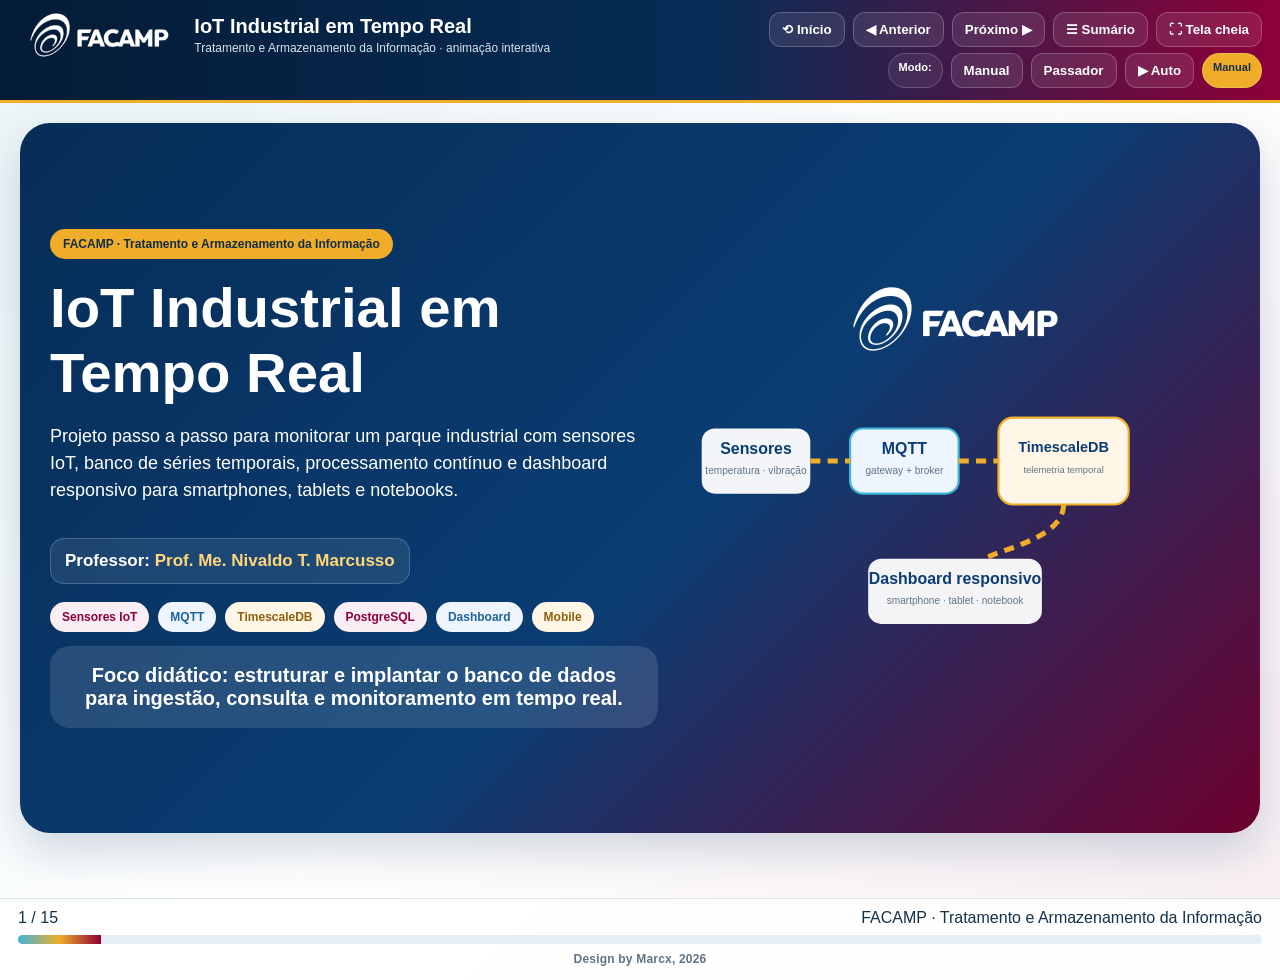
<file: docs/references/facamp_tai_iot_industrial_tempo_real_animacao_interativa_v1.html>
<!DOCTYPE html>
<html lang="pt-BR">
<head>
<meta charset="utf-8">
<meta name="viewport" content="width=device-width,initial-scale=1">
<title>FACAMP | IoT Industrial em Tempo Real</title>
<style>
:root{
  --navy:#062d56;--navy2:#0a3d73;--wine:#8e0038;--gold:#efad29;
  --cyan:#40b6d8;--ink:#16314a;--muted:#607486;--line:#d6e4ec;
  --shadow:0 18px 45px rgba(7,45,86,.18);--radius:24px;
  --green:#2e8b57;--red:#b3261e;
}
*{box-sizing:border-box}
html,body{margin:0;padding:0}
body{font-family:Arial,Helvetica,sans-serif;background:linear-gradient(135deg,#eaf4f7,#fff 52%,#f7eef2);color:var(--ink)}
.app{min-height:100vh;display:grid;grid-template-rows:auto 1fr auto}
header{position:sticky;top:0;z-index:60;background:linear-gradient(90deg,#041b35,#062d56 55%,#8e0038);color:#fff;border-bottom:3px solid var(--gold)}
.header-inner{max-width:1550px;margin:auto;padding:12px 18px;display:flex;align-items:flex-start;justify-content:space-between;gap:16px}
.brand{display:flex;align-items:center;gap:14px}
.brand img{height:46px;max-width:180px;object-fit:contain}
.brand b{display:block;font-size:20px;color:#fff} /* título ajustado para branco */
.brand span{font-size:12px;color:#d7e5ef}
.controls{display:flex;gap:8px;flex-wrap:wrap;justify-content:flex-end}
.controls button,.mode-panel button,.toc button,.sim-toolbar button,.device-controls button{
  border:1px solid #ffffff38;background:#ffffff18;color:#fff;border-radius:12px;
  padding:9px 12px;font-weight:800;cursor:pointer
}
.mode-panel{display:flex;gap:8px;flex-wrap:wrap;margin-top:6px;justify-content:flex-end}
.help-pill,.mode-pill{padding:7px 10px;border-radius:999px;background:#ffffff12;border:1px solid #ffffff2e;font-size:11px;font-weight:700;color:#fff}
.mode-pill{background:var(--gold);color:#132d43}
main{max-width:1550px;width:100%;margin:auto;padding:20px}
.slide{display:none;min-height:calc(100vh - 145px)}
.slide.active{display:block;animation:fade .35s ease}
@keyframes fade{from{opacity:.15;transform:translateY(10px)}to{opacity:1;transform:none}}
.panel{background:#fffffff8;border:1px solid var(--line);border-radius:var(--radius);padding:26px;box-shadow:var(--shadow)}
.hero{display:grid;grid-template-columns:1.05fr .95fr;gap:22px;align-items:center;border-radius:30px;padding:30px;background:linear-gradient(135deg,#062d56,#0a3d73 55%,#6d002e);color:#fff;box-shadow:var(--shadow);overflow:hidden}
.hero-big,.final-hero{min-height:calc(100vh - 190px)}
.hero h1,.hero h2,.hero p{color:#fff}
.hero h1{color:#fff!important} /* reforço pedido */
h1{font-size:clamp(36px,4.4vw,62px);margin:16px 0}
h2{font-size:clamp(28px,3vw,42px);margin:0 0 14px;color:var(--navy2)}
h3{margin:0 0 8px;color:var(--navy2)}
p,li{line-height:1.5}
.lead{font-size:18px;color:#e5eef5}
.eyebrow{display:inline-block;padding:8px 13px;border-radius:999px;background:var(--gold);color:#132d43;font-size:12px;font-weight:900}
.grid2{display:grid;grid-template-columns:1fr 1fr;gap:16px}
.grid3{display:grid;grid-template-columns:repeat(3,1fr);gap:16px}
.grid4{display:grid;grid-template-columns:repeat(4,1fr);gap:14px}
.card{background:#fff;border:1px solid var(--line);border-radius:18px;box-shadow:0 10px 22px #0c304f14;padding:18px}
.card p{color:var(--muted);margin:.3rem 0 0}
.table{width:100%;border-collapse:separate;border-spacing:0;border:1px solid var(--line);border-radius:16px;overflow:hidden}
.table th,.table td{padding:12px;border-bottom:1px solid var(--line);border-right:1px solid var(--line);text-align:left;vertical-align:top}
.table th{background:var(--navy2);color:#fff}
.table td{background:#fff;color:#446276}
.table tr:last-child td{border-bottom:none}
.table th:last-child,.table td:last-child{border-right:none}
.note,.quote{margin-top:16px;padding:14px 16px;border-radius:16px;background:#f2f8fc;border:1px dashed #bfd5e5;color:#38566f;font-weight:700}
.quote{background:#fff6e8;border-left:6px solid var(--gold)}
.chips{display:flex;gap:9px;flex-wrap:wrap;margin:14px 0}
.chip{padding:8px 12px;border-radius:999px;background:#f9eef3;color:var(--wine);font-size:12px;font-weight:900}
.chip.blue{background:#eef5ff;color:#1f649a}
.chip.gold{background:#fff6e6;color:#8f5f0e}
.hero-visual{display:grid;place-items:center;gap:14px}
.hero-logo{max-width:240px}
.closing-box{padding:18px;border-radius:20px;background:#ffffff1f;font-size:20px;font-weight:900;text-align:center}

.professor-line{margin:16px 0 4px;padding:12px 14px;border-radius:14px;background:#ffffff16;border:1px solid #ffffff32;color:#fff;font-size:17px;font-weight:800;display:inline-block}
.professor-line span{color:#ffd77a}
.professor-card{display:flex;flex-direction:column;align-items:center;gap:12px;padding:20px;border-radius:22px;background:#ffffff14;border:1px solid #ffffff38;box-shadow:0 16px 35px rgba(0,0,0,.18);max-width:360px}
.professor-photo{width:190px;height:190px;object-fit:cover;border-radius:50%;border:5px solid #fff;box-shadow:0 10px 30px rgba(0,0,0,.28)}
.professor-name{color:#fff;font-size:24px;font-weight:900;text-align:center;line-height:1.15}
.professor-role{color:#dceaf3;font-size:14px;text-align:center}

.figure-box{background:#fff;border:1px solid var(--line);border-radius:20px;padding:14px}
.figure-box svg{width:100%;height:auto}
.motion-accent{height:70px;margin:4px 0 16px;border-radius:16px;border:1px solid var(--line);background:#f7fbfd;overflow:hidden}
.motion-flow{display:flex;align-items:center;justify-content:center;gap:10px;height:100%}
.motion-flow span{width:30px;height:30px;border-radius:50%;background:linear-gradient(135deg,var(--cyan),var(--navy2))}
.motion-flow i{width:90px;height:6px;background:linear-gradient(90deg,var(--cyan),var(--gold));border-radius:99px;position:relative;overflow:hidden}
.motion-flow i:after{content:'';position:absolute;width:22px;height:100%;background:white;animation:move 1.6s linear infinite}
@keyframes move{from{left:-25px}to{left:100%}}
.process-flow{display:grid;grid-template-columns:repeat(7,1fr);gap:10px;margin:18px 0}
.process-flow div{padding:16px 10px;border-radius:18px;background:#fff;border:1px solid var(--line);text-align:center;box-shadow:0 10px 22px #0c304f12}
.process-flow div b{display:inline-grid;place-items:center;width:34px;height:34px;border-radius:50%;background:linear-gradient(135deg,var(--gold),#f6c65d);color:#132d43;margin-bottom:10px}
.process-flow div span{display:block;color:#446276;font-weight:700}
.code{background:#081b2f;color:#e6f2ff;border-radius:18px;padding:18px;overflow:auto;font-size:14px;line-height:1.45}
.arch-flow{display:flex;align-items:center;justify-content:center;gap:9px;flex-wrap:wrap;margin:24px 0}
.arch-flow span{font-size:28px;color:var(--gold);font-weight:900}
.arch-node{border:2px solid var(--cyan);background:#fff;color:var(--navy2);border-radius:16px;padding:16px 18px;font-weight:900;cursor:pointer;box-shadow:0 10px 22px #0c304f12}
.pipeline{display:flex;align-items:center;gap:10px;justify-content:center;flex-wrap:wrap;margin:26px 0}
.pipe-box{min-width:125px;text-align:center;background:#fff;border:1px solid var(--line);border-radius:16px;padding:14px}
.pipe-box small{display:block;color:var(--muted);margin-top:6px}
.pipe-arrow{width:70px;height:8px;border-radius:99px;background:linear-gradient(90deg,var(--cyan),var(--gold));overflow:hidden;position:relative}
.pipe-arrow i{position:absolute;width:22px;height:100%;background:white;animation:move 1.3s linear infinite}
.device-controls{display:flex;gap:8px;margin:10px 0 16px;flex-wrap:wrap}
.device-controls button{background:#eef5ff;color:var(--navy2);border-color:#bfd5e5}
.device-controls button.active{background:var(--navy2);color:#fff}
.device-frame{margin:auto;background:#0c2238;border:10px solid #16314a;border-radius:24px;padding:14px;transition:.3s;width:100%;max-width:1100px}
.device-frame.tablet{max-width:760px}
.device-frame.phone{max-width:390px}
.dash-head{display:flex;justify-content:space-between;color:#fff;margin-bottom:12px}
.dash-head span{color:#7ce6a2}
.dash-grid{display:grid;grid-template-columns:repeat(4,1fr);gap:10px}
.device-frame.tablet .dash-grid{grid-template-columns:repeat(2,1fr)}
.device-frame.phone .dash-grid{grid-template-columns:1fr}
.metric{background:#fff;border-radius:14px;padding:12px;min-width:0}
.metric small{color:var(--muted);display:block}
.metric strong{display:block;font-size:24px;color:var(--navy2);margin:6px 0}
.metric em{font-style:normal;color:var(--green);font-size:12px;font-weight:800}
.mini-chart{height:120px;display:flex;align-items:flex-end;gap:8px;padding:15px;background:#081b2f;border-radius:14px;margin-top:10px}
.mini-chart span{flex:1;background:linear-gradient(var(--cyan),var(--gold));border-radius:4px 4px 0 0;min-width:3px}
.sim-toolbar{display:flex;gap:8px;flex-wrap:wrap;margin-bottom:14px}
.sim-toolbar button{background:var(--navy2);border-color:var(--navy2)}
.sim-grid{display:grid;grid-template-columns:repeat(4,1fr);gap:12px}
.sim-card{background:#fff;border:1px solid var(--line);border-radius:16px;padding:16px}
.sim-card small{display:block;color:var(--muted)}
.sim-card strong{display:block;font-size:28px;color:var(--navy2);margin:7px 0}
.state{display:inline-block;padding:5px 9px;border-radius:999px;font-size:11px;font-weight:900}
.state.ok{background:#e8f6ee;color:#1e6c44}
.state.warn{background:#fff3d7;color:#8f5f0e}
.state.crit{background:#fde8e7;color:#a12620}
.state.neutral{background:#eef5ff;color:#1f649a}
.sim-chart{width:100%;height:auto;margin-top:14px;border-radius:18px}
.lab-steps{display:grid;grid-template-columns:repeat(4,1fr);gap:12px}
.lab-steps div{background:#fff;border:1px solid var(--line);border-radius:16px;padding:15px}
.lab-steps b{display:grid;place-items:center;width:34px;height:34px;border-radius:50%;background:var(--gold);color:#132d43}

.lab-step-card{
  appearance:none;width:100%;text-align:left;font:inherit;color:inherit;
  background:#fff;border:1px solid var(--line);border-radius:16px;padding:15px;
  cursor:pointer;transition:transform .2s ease,box-shadow .2s ease,border-color .2s ease;
}
.lab-step-card:hover{transform:translateY(-2px);box-shadow:0 12px 26px #0c304f1d;border-color:var(--cyan)}
.lab-step-card:focus-visible{outline:3px solid var(--gold);outline-offset:3px}
.lab-step-card b{display:grid;place-items:center;width:34px;height:34px;border-radius:50%;background:var(--gold);color:#132d43;margin-bottom:8px}
.lab-step-card p{margin:.25rem 0;color:#446276}
.lab-step-card small{display:block;margin-top:8px;color:var(--wine);font-weight:800}
.lab-modal{
  position:fixed;inset:0;z-index:160;background:#041b35b8;display:none;
  place-items:center;padding:20px;
}
.lab-modal.show{display:grid}
.lab-modal-dialog{
  width:min(980px,96vw);max-height:88vh;overflow:auto;background:#fff;border-radius:24px;
  box-shadow:0 28px 80px rgba(4,27,53,.35);border:1px solid var(--line)
}
.lab-modal-head{
  position:sticky;top:0;z-index:2;display:flex;align-items:flex-start;justify-content:space-between;gap:16px;
  padding:18px 20px;background:linear-gradient(90deg,var(--navy),var(--navy2) 60%,var(--wine));
  color:#fff;border-bottom:3px solid var(--gold)
}
.lab-modal-head h2{margin:0;color:#fff;font-size:clamp(22px,3vw,32px)}
.lab-modal-head p{margin:5px 0 0;color:#dceaf3}
.lab-modal-close{
  min-width:44px;min-height:44px;border-radius:12px;border:1px solid #ffffff55;
  background:#ffffff1c;color:#fff;font-size:24px;font-weight:900;cursor:pointer
}
.lab-modal-body{padding:20px}
.lab-modal-grid{display:grid;grid-template-columns:1fr 1fr;gap:14px}
.lab-detail-card{border:1px solid var(--line);border-radius:16px;padding:15px;background:#fff}
.lab-detail-card h3{margin:0 0 8px;color:var(--navy2)}
.lab-detail-card ul,.lab-detail-card ol{margin:8px 0 0;padding-left:20px}
.lab-code{background:#081b2f;color:#e6f2ff;border-radius:14px;padding:14px;overflow:auto;font-size:13px;line-height:1.45;white-space:pre-wrap}
.lab-evidence{background:#fff7e8;border-left:5px solid var(--gold);padding:13px 15px;border-radius:12px;color:#435d70;font-weight:700}
.lab-tip{background:#eef7fb;border:1px dashed #b7d6e6;padding:12px 14px;border-radius:12px;color:#38566f}
@media(max-width:760px){.lab-modal-grid{grid-template-columns:1fr}.lab-modal{padding:8px}.lab-modal-body{padding:14px}}

footer{background:#ffffffe8;border-top:1px solid var(--line)}
.footer-inner{max-width:1550px;margin:auto;padding:10px 18px 14px;text-align:center}
.footer-top{display:flex;justify-content:space-between;align-items:center;gap:20px;flex-wrap:wrap}
.progress{height:9px;background:#e5eef4;border-radius:99px;overflow:hidden;margin:8px 0}
.progress div{height:100%;background:linear-gradient(90deg,var(--cyan),var(--gold),var(--wine));width:0}
.footer-note{font-size:12px;color:var(--muted);font-weight:700;text-align:center;width:100%;letter-spacing:.2px}
.overlay{position:fixed;inset:0;background:#041b358c;display:none;place-items:center;z-index:100}
.overlay.show{display:grid}
.toc{width:min(1100px,92vw);max-height:82vh;overflow:auto;background:#fff;border-radius:24px;padding:24px}
.toc-grid{display:grid;grid-template-columns:repeat(auto-fill,minmax(220px,1fr));gap:10px}
.toc button{color:var(--ink);background:#fff;border:1px solid var(--line);text-align:left}
.logo-fallback{font-size:32px;font-weight:900;color:#fff}
@media(max-width:1100px){
 .hero,.grid2,.grid3,.grid4,.process-flow,.lab-steps{grid-template-columns:1fr}
 .header-inner{align-items:center;flex-direction:column}
 .controls,.mode-panel{justify-content:center}
 .footer-top{justify-content:center}
 .slide{min-height:auto}
 .sim-grid{grid-template-columns:1fr 1fr}
}
@media(max-width:620px){
 main{padding:10px}.panel,.hero{padding:18px}.sim-grid{grid-template-columns:1fr}
 .table{display:block;overflow-x:auto}.brand{align-items:flex-start}.brand b{font-size:16px}
 .brand img{height:36px}.arch-flow>span{display:none}.arch-node{width:100%}.pipe-arrow{width:100%;height:5px}
}
</style>
</head>
<body>
<div class="app">
<header>
<div class="header-inner">
  <div class="brand">
    <img src="[data-uri]" alt="FACAMP">
    <div><b>IoT Industrial em Tempo Real</b><span>Tratamento e Armazenamento da Informação · animação interativa</span></div>
  </div>
  <div>
    <div class="controls">
      <button onclick="showSlide(0)">⟲ Início</button>
      <button onclick="prevSlide()">◀ Anterior</button>
      <button onclick="nextSlide()">Próximo ▶</button>
      <button onclick="toggleToc()">☰ Sumário</button>
      <button onclick="toggleFullscreen()">⛶ Tela cheia</button>
    </div>
    <div class="mode-panel">
      <span class="help-pill">Modo:</span>
      <button onclick="setMode('manual')">Manual</button>
      <button onclick="setMode('passador')">Passador</button>
      <button id="autoBtn" onclick="toggleAuto()">▶ Auto</button>
      <span class="mode-pill" id="modeLabel">Manual</span>
    </div>
  </div>
</div>
</header>

<main>
<section class="slide active" data-title="Capa">
<div class="hero hero-big">
  <div>
    <span class="eyebrow">FACAMP · Tratamento e Armazenamento da Informação</span>
    <h1>IoT Industrial em Tempo Real</h1>
    <p class="lead">Projeto passo a passo para monitorar um parque industrial com sensores IoT, banco de séries temporais, processamento contínuo e dashboard responsivo para smartphones, tablets e notebooks.</p>
    <div class="professor-line">Professor: <span>Prof. Me. Nivaldo T. Marcusso</span></div>
    <div class="chips"><span class="chip">Sensores IoT</span><span class="chip blue">MQTT</span><span class="chip gold">TimescaleDB</span><span class="chip">PostgreSQL</span><span class="chip blue">Dashboard</span><span class="chip gold">Mobile</span></div>
    <div class="closing-box">Foco didático: estruturar e implantar o banco de dados para ingestão, consulta e monitoramento em tempo real.</div>
  </div>
  <div class="hero-visual">
    <img src="[data-uri]" alt="FACAMP">
    <svg viewBox="0 0 760 420" aria-label="Arquitetura IoT industrial">
      <rect x="30" y="85" width="150" height="90" rx="18" fill="#fff" opacity=".95"/>
      <text x="105" y="120" text-anchor="middle" font-size="22" font-weight="700" fill="#0a3d73">Sensores</text>
      <text x="105" y="148" text-anchor="middle" font-size="14" fill="#607486">temperatura · vibração</text>
      <rect x="235" y="85" width="150" height="90" rx="18" fill="#eef5ff" stroke="#40b6d8" stroke-width="3"/>
      <text x="310" y="120" text-anchor="middle" font-size="22" font-weight="700" fill="#0a3d73">MQTT</text>
      <text x="310" y="148" text-anchor="middle" font-size="14" fill="#607486">gateway + broker</text>
      <rect x="440" y="70" width="180" height="120" rx="20" fill="#fff6e8" stroke="#efad29" stroke-width="3"/>
      <text x="530" y="118" text-anchor="middle" font-size="20" font-weight="700" fill="#0a3d73">TimescaleDB</text>
      <text x="530" y="146" text-anchor="middle" font-size="13" fill="#607486">telemetria temporal</text>
      <rect x="260" y="265" width="240" height="90" rx="18" fill="#fff" opacity=".95"/>
      <text x="380" y="300" text-anchor="middle" font-size="22" font-weight="700" fill="#0a3d73">Dashboard responsivo</text>
      <text x="380" y="328" text-anchor="middle" font-size="14" fill="#607486">smartphone · tablet · notebook</text>
      <path class="dash" d="M180 130 H235 M385 130 H440 M530 190 C530 235 450 250 420 265" stroke="#efad29" stroke-width="7" stroke-dasharray="14 10" fill="none"/>
    </svg>
  </div>
</div>
</section>

<section class="slide" data-title="Objetivos">
<div class="panel">
<h2>1. Objetivos de aprendizagem</h2>
<div class="motion-accent"><div class="motion-flow"><span></span><i></i><span></span><i></i><span></span><i></i><span></span></div></div>
<div class="grid3">
<div class="card"><h3>Negócio</h3><p>Traduzir necessidades de operação e manutenção industrial em requisitos de dados.</p></div>
<div class="card"><h3>IoT</h3><p>Entender sensores, gateway, protocolo MQTT, tópicos e frequência de coleta.</p></div>
<div class="card"><h3>Banco</h3><p>Modelar ativos, sensores, telemetria, alarmes e eventos com foco temporal.</p></div>
<div class="card"><h3>Tempo real</h3><p>Projetar ingestão contínua, consultas por janela e atualização incremental.</p></div>
<div class="card"><h3>Dashboard</h3><p>Construir visualização responsiva para smartphone, tablet e notebook.</p></div>
<div class="card"><h3>Operação</h3><p>Aplicar retenção, índices, segurança, observabilidade, backup e alertas.</p></div>
</div>
</div>
</section>

<section class="slide" data-title="Mapa do projeto">
<div class="panel">
<h2>2. Mapa dos 7 blocos do projeto</h2>
<div class="process-flow">
<div><b>1</b><span>Problema industrial</span></div>
<div><b>2</b><span>Sensores e conectividade</span></div>
<div><b>3</b><span>Modelagem de dados</span></div>
<div><b>4</b><span>TimescaleDB</span></div>
<div><b>5</b><span>Ingestão MQTT</span></div>
<div><b>6</b><span>Dashboard responsivo</span></div>
<div><b>7</b><span>Testes e operação</span></div>
</div>
<table class="table">
<tr><th>Bloco</th><th>Entregável</th><th>Ferramentas</th></tr>
<tr><td>1</td><td>Escopo, ativos críticos, KPIs e alarmes</td><td>Miro/Draw.io, planilha de requisitos</td></tr>
<tr><td>2</td><td>Mapa de sensores, tópicos MQTT e frequência</td><td>ESP32/Wokwi opcional, Mosquitto</td></tr>
<tr><td>3</td><td>Modelo lógico temporal e dicionário de dados</td><td>dbdiagram.io, Draw.io</td></tr>
<tr><td>4</td><td>Banco PostgreSQL + TimescaleDB implantado</td><td>psql, DBeaver/pgAdmin</td></tr>
<tr><td>5</td><td>Pipeline de ingestão funcionando</td><td>Python, paho-mqtt</td></tr>
<tr><td>6</td><td>Dashboard web/mobile</td><td>Flask/FastAPI + Chart.js ou Grafana</td></tr>
<tr><td>7</td><td>Teste de carga, alertas, backup e evidências</td><td>pytest, logs, monitoramento</td></tr>
</table>
</div>
</section>

<section class="slide" data-title="Cenário industrial">
<div class="panel">
<span class="eyebrow">Bloco 1</span><h2>3. Cenário: parque industrial conectado</h2>
<div class="grid3">
<div class="card"><h3>Linha A · Motores</h3><p>Temperatura, vibração RMS, corrente e rotação.</p></div>
<div class="card"><h3>Linha B · Compressores</h3><p>Pressão, temperatura, consumo elétrico e ciclos.</p></div>
<div class="card"><h3>Utilidades</h3><p>Energia, água, ar comprimido e temperatura ambiente.</p></div>
<div class="card"><h3>Dor 1</h3><p>Falhas percebidas quando a máquina já parou.</p></div>
<div class="card"><h3>Dor 2</h3><p>Dados dispersos em CLPs, planilhas e sistemas locais.</p></div>
<div class="card"><h3>Meta</h3><p>Visualizar condição operacional e alarmes em tempo quase real.</p></div>
</div>
<div class="quote"><strong>Problema de negócio:</strong> reduzir paradas não planejadas e acelerar diagnóstico, sem depender da presença física na sala de controle.</div>
</div>
</section>

<section class="slide" data-title="Arquitetura ponta a ponta">
<div class="panel">
<h2>4. Arquitetura ponta a ponta</h2>
<div class="arch-flow">
<button class="arch-node" data-text="Sensor industrial: mede temperatura, vibração, pressão, corrente ou energia.">Sensor</button><span>→</span>
<button class="arch-node" data-text="Gateway/Edge: concentra dispositivos, converte protocolos e pode manter buffer local.">Gateway</button><span>→</span>
<button class="arch-node" data-text="Broker MQTT: recebe mensagens por tópicos e distribui aos consumidores.">MQTT Broker</button><span>→</span>
<button class="arch-node" data-text="Serviço de ingestão: valida payload, normaliza unidade e grava em lote.">Ingestor</button><span>→</span>
<button class="arch-node" data-text="TimescaleDB: armazena séries temporais em hypertable e mantém cadastros relacionais.">Banco</button><span>→</span>
<button class="arch-node" data-text="Dashboard: consulta último valor, tendências, agregações e alarmes.">Dashboard</button>
</div>
<div class="note" id="archDetail">Clique em um bloco da arquitetura para abrir o detalhe.</div>
</div>
</section>

<section class="slide" data-title="Sensores e MQTT">
<div class="panel">
<span class="eyebrow">Bloco 2</span><h2>5. Sensores, frequência e tópicos MQTT</h2>
<table class="table">
<tr><th>Grandeza</th><th>Unidade</th><th>Frequência didática</th><th>Uso</th></tr>
<tr><td>Temperatura</td><td>°C</td><td>1–10 s</td><td>Superaquecimento</td></tr>
<tr><td>Vibração</td><td>mm/s RMS</td><td>1–5 s</td><td>Rolamento/desbalanceamento</td></tr>
<tr><td>Pressão</td><td>bar</td><td>1–10 s</td><td>Compressores</td></tr>
<tr><td>Energia</td><td>kW/kWh</td><td>15–60 s</td><td>Eficiência energética</td></tr>
</table>
<pre class="code"><code>facamp/industrial/planta01/linhaA/motor07/temperatura
facamp/industrial/planta01/linhaA/motor07/vibracao
facamp/industrial/planta01/utilidades/compressor02/pressao

{
  "sensor_id": "S-M07-TEMP-01",
  "asset_id": "MOTOR-07",
  "ts": "2026-10-21T13:40:05.381Z",
  "value": 72.4,
  "unit": "C",
  "quality": 100,
  "seq": 928341
}</code></pre>
</div>
</section>

<section class="slide" data-title="Modelo de dados">
<div class="panel">
<span class="eyebrow">Bloco 3</span><h2>6. Modelo lógico híbrido: relacional + temporal</h2>
<div class="figure-box">
<svg viewBox="0 0 1100 430">
<rect x="30" y="40" width="220" height="110" rx="16" fill="#eef5ff" stroke="#0a3d73" stroke-width="3"/>
<text x="140" y="78" text-anchor="middle" font-size="23" font-weight="700">assets</text>
<text x="140" y="108" text-anchor="middle" fill="#607486">id · nome · linha · criticidade</text>
<rect x="320" y="40" width="220" height="110" rx="16" fill="#fff6e8" stroke="#efad29" stroke-width="3"/>
<text x="430" y="78" text-anchor="middle" font-size="23" font-weight="700">sensors</text>
<text x="430" y="108" text-anchor="middle" fill="#607486">id · asset_id · type · unit</text>
<rect x="610" y="30" width="250" height="130" rx="16" fill="#f8eef3" stroke="#8e0038" stroke-width="3"/>
<text x="735" y="70" text-anchor="middle" font-size="23" font-weight="700">telemetry</text>
<text x="735" y="100" text-anchor="middle" fill="#607486">time · sensor_id · value</text>
<text x="735" y="125" text-anchor="middle" fill="#607486">quality · seq</text>
<rect x="610" y="255" width="250" height="120" rx="16" fill="#eff9fd" stroke="#40b6d8" stroke-width="3"/>
<text x="735" y="298" text-anchor="middle" font-size="23" font-weight="700">alarms</text>
<text x="735" y="328" text-anchor="middle" fill="#607486">opened_at · severity · state</text>
<path d="M250 95 H320 M540 95 H610 M735 160 V255" stroke="#062d56" stroke-width="5"/>
</svg>
</div>
<div class="note"><strong>Separação:</strong> cadastros mudam pouco e são relacionais; telemetria é massiva, temporal e orientada a append.</div>
</div>
</section>

<section class="slide" data-title="DDL e Hypertable">
<div class="panel">
<span class="eyebrow">Bloco 4</span><h2>7. Criando PostgreSQL + TimescaleDB</h2>
<pre class="code"><code>CREATE EXTENSION IF NOT EXISTS timescaledb;

CREATE TABLE assets (
  id VARCHAR(60) PRIMARY KEY,
  name VARCHAR(120) NOT NULL,
  production_line VARCHAR(80) NOT NULL,
  criticality SMALLINT NOT NULL CHECK (criticality BETWEEN 1 AND 5)
);

CREATE TABLE sensors (
  id VARCHAR(80) PRIMARY KEY,
  asset_id VARCHAR(60) NOT NULL REFERENCES assets(id),
  sensor_type VARCHAR(40) NOT NULL,
  unit VARCHAR(20) NOT NULL,
  sample_seconds INTEGER NOT NULL CHECK (sample_seconds > 0)
);

CREATE TABLE telemetry (
  time TIMESTAMPTZ NOT NULL,
  sensor_id VARCHAR(80) NOT NULL REFERENCES sensors(id),
  value DOUBLE PRECISION NOT NULL,
  quality SMALLINT NOT NULL DEFAULT 100,
  seq BIGINT,
  PRIMARY KEY (sensor_id, time)
);

SELECT create_hypertable(
  'telemetry','time',
  chunk_time_interval => INTERVAL '1 day'
);

CREATE INDEX telemetry_sensor_time_idx
ON telemetry(sensor_id, time DESC);</code></pre>
<div class="quote"><strong>Hypertable:</strong> o aluno continua usando SQL, enquanto o TimescaleDB organiza os dados temporais em chunks gerenciáveis.</div>
</div>
</section>

<section class="slide" data-title="Consultas temporais">
<div class="panel">
<h2>8. Consultas para tempo real e histórico</h2>
<div class="grid2">
<div class="card"><h3>Último valor por sensor</h3><pre class="code"><code>SELECT DISTINCT ON (sensor_id)
       sensor_id, time, value, quality
FROM telemetry
ORDER BY sensor_id, time DESC;</code></pre></div>
<div class="card"><h3>Agregação por minuto</h3><pre class="code"><code>SELECT time_bucket('1 minute', time) AS minute,
       sensor_id,
       avg(value) AS avg_value,
       max(value) AS max_value
FROM telemetry
WHERE time >= now() - INTERVAL '2 hours'
GROUP BY minute, sensor_id
ORDER BY minute;</code></pre></div>
</div>
<div class="grid3">
<div class="card"><h3>Hot</h3><p>7 dias de detalhe na frequência original.</p></div>
<div class="card"><h3>Warm</h3><p>90 dias com agregação por minuto/5 minutos.</p></div>
<div class="card"><h3>Cold</h3><p>Agregados horários/diários para histórico e analytics.</p></div>
</div>
</div>
</section>

<section class="slide" data-title="Pipeline MQTT">
<div class="panel">
<span class="eyebrow">Bloco 5</span><h2>9. Pipeline animado MQTT → banco → dashboard</h2>
<div class="pipeline">
<div class="pipe-box"><b>Sensores</b><small>1–10 s</small></div><div class="pipe-arrow"><i></i></div>
<div class="pipe-box"><b>Gateway</b><small>buffer local</small></div><div class="pipe-arrow"><i></i></div>
<div class="pipe-box"><b>MQTT</b><small>QoS 1</small></div><div class="pipe-arrow"><i></i></div>
<div class="pipe-box"><b>Ingestor</b><small>valida + batch</small></div><div class="pipe-arrow"><i></i></div>
<div class="pipe-box"><b>TimescaleDB</b><small>hypertable</small></div><div class="pipe-arrow"><i></i></div>
<div class="pipe-box"><b>Dashboard</b><small>API/WebSocket</small></div>
</div>
<pre class="code"><code>def on_message(client, userdata, msg):
    data = json.loads(msg.payload)
    row = (
        data["ts"],
        data["sensor_id"],
        float(data["value"]),
        int(data.get("quality", 100)),
        data.get("seq")
    )
    buffer.append(row)

    if len(buffer) >= 500:
        insert_batch(buffer)
        buffer.clear()</code></pre>
<div class="note"><strong>Resiliência:</strong> em indisponibilidade do banco, use buffer/fila, retry com backoff e monitore o atraso entre timestamp de origem e persistência.</div>
</div>
</section>

<section class="slide" data-title="Dashboard responsivo">
<div class="panel">
<span class="eyebrow">Bloco 6</span><h2>10. Dashboard responsivo</h2>
<div class="device-controls">
<button class="active" data-device="desktop">Notebook</button>
<button data-device="tablet">Tablet</button>
<button data-device="phone">Smartphone</button>
</div>
<div class="device-frame desktop" id="deviceFrame">
<div class="dash-head"><b>Parque Industrial · Linha A</b><span>● online</span></div>
<div class="dash-grid">
<div class="metric"><small>MOTOR-07 · Temperatura</small><strong>72,4 °C</strong><em>Normal</em></div>
<div class="metric"><small>MOTOR-07 · Vibração</small><strong>3,1 mm/s</strong><em>Atenção</em></div>
<div class="metric"><small>COMP-02 · Pressão</small><strong>7,8 bar</strong><em>Normal</em></div>
<div class="metric"><small>Energia da planta</small><strong>426 kW</strong><em>+3,2%</em></div>
</div>
<div class="mini-chart">
<span style="height:24%"></span><span style="height:36%"></span><span style="height:31%"></span><span style="height:48%"></span><span style="height:53%"></span><span style="height:62%"></span><span style="height:57%"></span><span style="height:69%"></span><span style="height:64%"></span><span style="height:76%"></span>
</div>
</div>
<div class="note">O mesmo backend atende todos os dispositivos; o front-end reorganiza cards, densidade e gráficos conforme a tela.</div>
</div>
</section>

<section class="slide" data-title="Simulador">
<div class="panel">
<h2>11. Simulador de telemetria em tempo real</h2>
<div class="sim-toolbar">
<button id="simToggle">⏸ Pausar</button>
<button id="injectWarn">⚠ Injetar aquecimento</button>
<button id="injectVib">〰 Injetar vibração</button>
<button id="resetSim">↺ Normalizar</button>
</div>
<div class="sim-grid">
<div class="sim-card"><small>Temperatura motor</small><strong id="tempValue">68.0 °C</strong><span id="tempState" class="state ok">NORMAL</span></div>
<div class="sim-card"><small>Vibração RMS</small><strong id="vibValue">2.4 mm/s</strong><span id="vibState" class="state ok">NORMAL</span></div>
<div class="sim-card"><small>Pressão compressor</small><strong id="pressValue">7.5 bar</strong><span class="state ok">NORMAL</span></div>
<div class="sim-card"><small>Mensagens MQTT</small><strong id="msgValue">0</strong><span class="state neutral">recebidas</span></div>
</div>
<svg id="simChart" viewBox="0 0 1000 260" class="sim-chart">
<rect x="0" y="0" width="1000" height="260" rx="18" fill="#081b2f"/>
<line x1="50" y1="210" x2="960" y2="210" stroke="#607486"/>
<line x1="50" y1="40" x2="50" y2="210" stroke="#607486"/>
<polyline id="tempLine" fill="none" stroke="#efad29" stroke-width="5" points=""/>
<polyline id="vibLine" fill="none" stroke="#40b6d8" stroke-width="5" points=""/>
<text x="65" y="28" fill="#efad29" font-size="16">Temperatura</text>
<text x="210" y="28" fill="#40b6d8" font-size="16">Vibração</text>
</svg>
<div id="simEvent" class="note">Simulação iniciada.</div>
</div>
</section>

<section class="slide" data-title="Segurança e operação">
<div class="panel">
<span class="eyebrow">Bloco 7</span><h2>12. Segurança, observabilidade e recuperação</h2>
<div class="grid3">
<div class="card"><h3>Rede OT x IT</h3><p>Não exponha sensores/CLPs diretamente à Internet. Use gateway e segmentação.</p></div>
<div class="card"><h3>MQTT</h3><p>TLS, autenticação, ACL por tópico e credenciais por gateway.</p></div>
<div class="card"><h3>Banco</h3><p>Conta de aplicação com menor privilégio; administração separada.</p></div>
<div class="card"><h3>Observabilidade</h3><p>Monitore msg/s, backlog, lag, queries lentas, disco e p95 da API.</p></div>
<div class="card"><h3>Backup/Restore</h3><p>Defina RPO/RTO e teste restauração regularmente.</p></div>
<div class="card"><h3>Edge buffer</h3><p>Retenha temporariamente dados quando backend/rede ficarem indisponíveis.</p></div>
</div>
</div>
</section>

<section class="slide" data-title="Laboratório">
<div class="panel">
<h2>13. Laboratório passo a passo</h2>
<div class="lab-steps">
<button class="lab-step-card" type="button" data-lab-step="1"><b>1</b><p>Crie 3 ativos e 6 sensores.</p><small>Clique para ver o passo a passo</small></button>
<button class="lab-step-card" type="button" data-lab-step="2"><b>2</b><p>Instale PostgreSQL + TimescaleDB.</p><small>Clique para ver o passo a passo</small></button>
<button class="lab-step-card" type="button" data-lab-step="3"><b>3</b><p>Execute DDL, hypertable e índices.</p><small>Clique para ver o passo a passo</small></button>
<button class="lab-step-card" type="button" data-lab-step="4"><b>4</b><p>Configure broker MQTT local.</p><small>Clique para ver o passo a passo</small></button>
<button class="lab-step-card" type="button" data-lab-step="5"><b>5</b><p>Crie simulador Python dos sensores.</p><small>Clique para ver o passo a passo</small></button>
<button class="lab-step-card" type="button" data-lab-step="6"><b>6</b><p>Implemente subscriber com batch insert.</p><small>Clique para ver o passo a passo</small></button>
<button class="lab-step-card" type="button" data-lab-step="7"><b>7</b><p>Crie API e dashboard responsivo.</p><small>Clique para ver o passo a passo</small></button>
<button class="lab-step-card" type="button" data-lab-step="8"><b>8</b><p>Injete anomalia, gere alarme e documente.</p><small>Clique para ver o passo a passo</small></button>
</div>
<table class="table">
<tr><th>Critério</th><th>Evidência esperada</th></tr>
<tr><td>Banco</td><td>DDL, hypertable, índices e consultas funcionando</td></tr>
<tr><td>Ingestão</td><td>Mensagens MQTT persistidas continuamente</td></tr>
<tr><td>Alarme</td><td>Anomalia gera registro e destaque visual</td></tr>
<tr><td>Mobile</td><td>Prints em smartphone, tablet e notebook</td></tr>
<tr><td>Segurança</td><td>Segredos fora do código e menor privilégio</td></tr>
<tr><td>Operação</td><td>Logs, backup/restore e monitoramento básico</td></tr>
</table>
</div>
</section>

<section class="slide" data-title="Fechamento">
<div class="hero final-hero">
<div>
<span class="eyebrow">Fechamento do projeto</span>
<h2 style="color:#fff">14. Checklist final</h2>
<ul>
<li>Ativos críticos e KPIs definidos</li>
<li>Sensores e frequências documentados</li>
<li>Tópicos MQTT padronizados</li>
<li>Modelo relacional + temporal criado</li>
<li>Hypertable e índices validados</li>
<li>Ingestor MQTT funcionando</li>
<li>Alarmes persistidos</li>
<li>Dashboard responsivo testado</li>
<li>Segurança e segredos revisados</li>
<li>Backup/restore testado</li>
</ul>
<div class="closing-box">Do sensor ao dashboard: o banco de dados transforma telemetria em decisão operacional.</div>
</div>
<div class="hero-visual">
  <div class="professor-card">
    <img class="professor-photo" src="[data-uri]" alt="Foto do Prof. Me. Nivaldo T. Marcusso">
    <div class="professor-name">Prof. Me. Nivaldo T. Marcusso</div>
    <div class="professor-role">FACAMP · Tratamento e Armazenamento da Informação</div>
  </div>
</div>
</div>
</section>
</main>

<footer>
<div class="footer-inner">
<div class="footer-top"><span id="slideNo">1 / 15</span><span>FACAMP · Tratamento e Armazenamento da Informação</span></div>
<div class="progress"><div id="progressBar"></div></div>
<div class="footer-note">Design by Marcx, 2026</div>
</div>
</footer>
</div>


<div class="lab-modal" id="labModal" role="dialog" aria-modal="true" aria-labelledby="labModalTitle">
  <div class="lab-modal-dialog">
    <div class="lab-modal-head">
      <div>
        <h2 id="labModalTitle">Detalhe da etapa</h2>
        <p id="labModalSubtitle"></p>
      </div>
      <button class="lab-modal-close" id="labModalClose" type="button" aria-label="Fechar detalhe">×</button>
    </div>
    <div class="lab-modal-body" id="labModalBody"></div>
  </div>
</div>

<div class="overlay" id="tocOverlay">
<div class="toc">
<h2>Sumário</h2>
<div class="toc-grid" id="tocGrid"></div>
</div>
</div>

<script>
const slides=[...document.querySelectorAll('.slide')];
let current=0,autoTimer=null,autoOn=false,simOn=true,simTimer=null;
function showSlide(i){
  current=Math.max(0,Math.min(slides.length-1,i));
  slides.forEach((s,j)=>s.classList.toggle('active',j===current));
  document.getElementById('slideNo').textContent=`${current+1} / ${slides.length}`;
  document.getElementById('progressBar').style.width=`${(current+1)/slides.length*100}%`;
  window.scrollTo({top:0,behavior:'smooth'});
}
function nextSlide(){showSlide((current+1)%slides.length)}
function prevSlide(){showSlide((current-1+slides.length)%slides.length)}
function toggleToc(force){
  const o=document.getElementById('tocOverlay');
  const show=force===undefined?!o.classList.contains('show'):force;
  o.classList.toggle('show',show);
}
function toggleFullscreen(){if(!document.fullscreenElement)document.documentElement.requestFullscreen?.();else document.exitFullscreen?.()}
function setMode(m){document.getElementById('modeLabel').textContent=m==='manual'?'Manual':'Passador'}
function toggleAuto(){
 autoOn=!autoOn;document.getElementById('autoBtn').textContent=autoOn?'⏸ Auto':'▶ Auto';
 if(autoOn)autoTimer=setInterval(nextSlide,7000);else clearInterval(autoTimer);
}
const toc=document.getElementById('tocGrid');
slides.forEach((s,i)=>{
 const b=document.createElement('button');b.textContent=`${i+1}. ${s.dataset.title}`;
 b.addEventListener('click',()=>{showSlide(i);toggleToc(false)});toc.appendChild(b);
});
document.addEventListener('keydown',e=>{if(e.key==='ArrowRight')nextSlide();if(e.key==='ArrowLeft')prevSlide();if(e.key==='Escape')toggleToc(false)});
document.getElementById('tocOverlay').addEventListener('click',e=>{if(e.target.id==='tocOverlay')toggleToc(false)});
document.querySelectorAll('.arch-node').forEach(b=>b.addEventListener('click',()=>{document.getElementById('archDetail').innerHTML='<strong>Detalhe:</strong> '+b.dataset.text}));

const labSteps = {
  1: {
    title: "Etapa 1 · Cadastrar 3 ativos e 6 sensores",
    subtitle: "Definição do inventário mínimo de equipamentos e pontos de medição.",
    description: "Crie uma pequena representação do parque industrial com três ativos e, no mínimo, dois sensores por ativo. O objetivo é construir uma base cadastral estável antes de gerar qualquer telemetria.",
    tools: ["DBeaver ou pgAdmin", "Planilha para inventário inicial", "Draw.io/dbdiagram.io para visualizar relações"],
    steps: [
      "Defina três ativos: MOTOR-07, COMP-02 e BOMBA-03.",
      "Atribua linha/setor, criticidade (1 a 5) e descrição operacional.",
      "Cadastre seis sensores: temperatura e vibração do motor; pressão e temperatura do compressor; corrente e vazão da bomba.",
      "Defina para cada sensor: unidade, frequência de coleta, faixa mínima/máxima válida e ativo associado.",
      "Valide as chaves: asset_id deve existir antes de cadastrar o sensor."
    ],
    script: `INSERT INTO assets(id,name,production_line,criticality) VALUES
('MOTOR-07','Motor principal 07','Linha A',5),
('COMP-02','Compressor 02','Utilidades',4),
('BOMBA-03','Bomba 03','Linha B',3);

INSERT INTO sensors(id,asset_id,sensor_type,unit,sample_seconds) VALUES
('S-M07-TEMP-01','MOTOR-07','temperature','C',2),
('S-M07-VIB-01','MOTOR-07','vibration','mm/s',2),
('S-C02-PRES-01','COMP-02','pressure','bar',5),
('S-C02-TEMP-01','COMP-02','temperature','C',5),
('S-B03-CURR-01','BOMBA-03','current','A',5),
('S-B03-FLOW-01','BOMBA-03','flow','L/min',5);`,
    evidence: "Entregar print das tabelas assets e sensors populadas e uma tabela/planilha com ID, ativo, tipo, unidade e frequência."
  },
  2: {
    title: "Etapa 2 · Instalar PostgreSQL + TimescaleDB",
    subtitle: "Preparação do SGBD que armazenará cadastros e séries temporais.",
    description: "Use PostgreSQL com a extensão TimescaleDB. Para laboratório, você pode instalar localmente ou usar Docker. A opção com container facilita reproduzir o ambiente.",
    tools: ["Docker Desktop ou PostgreSQL local", "TimescaleDB", "psql", "DBeaver/pgAdmin"],
    steps: [
      "Instale Docker Desktop ou PostgreSQL local.",
      "Se usar Docker, execute uma imagem oficial do TimescaleDB compatível com PostgreSQL.",
      "Crie o banco iot_industrial.",
      "Conecte-se pelo psql ou DBeaver.",
      "Ative a extensão TimescaleDB e confirme a versão."
    ],
    script: `docker run -d --name facamp-timescale \
  -p 5432:5432 \
  -e POSTGRES_PASSWORD=facamp123 \
  -e POSTGRES_DB=iot_industrial \
  timescale/timescaledb:latest-pg16

# Teste de conexão
psql -h localhost -U postgres -d iot_industrial

-- No banco:
CREATE EXTENSION IF NOT EXISTS timescaledb;
SELECT extversion FROM pg_extension WHERE extname='timescaledb';`,
    evidence: "Entregar print da conexão ativa, do banco iot_industrial e do SELECT mostrando a extensão TimescaleDB habilitada."
  },
  3: {
    title: "Etapa 3 · Executar DDL, hypertable e índices",
    subtitle: "Construção física do banco e otimização das consultas temporais.",
    description: "Agora implemente o esquema. A tabela telemetry será convertida em hypertable e receberá um índice orientado a sensor + tempo decrescente.",
    tools: ["psql ou DBeaver", "Arquivo 01_schema.sql", "Arquivo 02_hypertable.sql", "EXPLAIN/EXPLAIN ANALYZE"],
    steps: [
      "Crie assets, sensors, telemetry, sensor_thresholds e alarms.",
      "Defina PKs, FKs e CHECKs necessários.",
      "Converta telemetry em hypertable usando a coluna time.",
      "Crie o índice (sensor_id, time DESC).",
      "Cadastre thresholds de atenção e criticidade.",
      "Use EXPLAIN para verificar se consultas de último valor e histórico usam índices adequados."
    ],
    script: `SELECT create_hypertable(
  'telemetry','time',
  chunk_time_interval => INTERVAL '1 day'
);

CREATE INDEX telemetry_sensor_time_idx
ON telemetry(sensor_id,time DESC);

EXPLAIN ANALYZE
SELECT time,value
FROM telemetry
WHERE sensor_id='S-M07-TEMP-01'
  AND time >= now() - INTERVAL '60 minutes'
ORDER BY time DESC;`,
    evidence: "Entregar print das tabelas, da hypertable criada, dos índices e de pelo menos um EXPLAIN ANALYZE."
  },
  4: {
    title: "Etapa 4 · Configurar broker MQTT local",
    subtitle: "Criação da camada de mensageria entre sensores e serviço de ingestão.",
    description: "O MQTT desacopla produtores e consumidores. No laboratório, use Eclipse Mosquitto e organize os tópicos seguindo planta/linha/ativo/sensor.",
    tools: ["Eclipse Mosquitto", "mosquitto_pub", "mosquitto_sub", "MQTT Explorer opcional"],
    steps: [
      "Instale o Mosquitto ou execute via Docker.",
      "Inicie o broker na porta 1883 para o laboratório local.",
      "Defina a convenção de tópicos.",
      "Abra um terminal subscriber e outro publisher.",
      "Publique uma mensagem JSON e valide o recebimento.",
      "Depois, para ambiente real, considere TLS, autenticação e ACL por tópico."
    ],
    script: `# Subscriber
mosquitto_sub -h localhost -p 1883 \
  -t 'facamp/industrial/#' -v

# Publisher
mosquitto_pub -h localhost -p 1883 \
  -t 'facamp/industrial/planta01/linhaA/motor07/temperatura' \
  -m '{"sensor_id":"S-M07-TEMP-01","value":72.4,"unit":"C"}'`,
    evidence: "Entregar print do broker iniciado e do terminal subscriber recebendo a mensagem publicada."
  },
  5: {
    title: "Etapa 5 · Criar simulador Python dos sensores",
    subtitle: "Geração contínua de telemetria sem depender de hardware físico.",
    description: "O simulador representa sensores reais. Gere valores próximos de uma faixa normal, com timestamp UTC, sequência crescente e publicação MQTT periódica.",
    tools: ["Python 3.11+", "paho-mqtt", "venv", "json", "random", "datetime"],
    steps: [
      "Crie e ative um ambiente virtual.",
      "Instale paho-mqtt.",
      "Monte uma lista de sensores com tópico, valor-base e unidade.",
      "Gere pequenas variações aleatórias em torno do valor-base.",
      "Inclua timestamp UTC, quality e seq.",
      "Publique continuamente em intervalo configurável.",
      "Implemente uma opção de anomalia para elevar temperatura ou vibração."
    ],
    script: `python -m venv .venv
# Windows: .venv\\Scripts\\activate
# Linux/macOS: source .venv/bin/activate
pip install paho-mqtt

# Trecho do simulador:
payload = {
  "sensor_id": "S-M07-TEMP-01",
  "asset_id": "MOTOR-07",
  "ts": datetime.now(timezone.utc).isoformat(),
  "value": round(random.normalvariate(68, 0.8), 2),
  "unit": "C",
  "quality": 100,
  "seq": seq
}
client.publish(topic, json.dumps(payload), qos=1)`,
    evidence: "Entregar o arquivo sensor_simulator.py e print/log com pelo menos três sensores publicando mensagens continuamente."
  },
  6: {
    title: "Etapa 6 · Implementar subscriber com batch insert",
    subtitle: "Consumo MQTT, validação do payload e persistência eficiente no TimescaleDB.",
    description: "O subscriber deve validar cada mensagem e inserir telemetria em lote. O uso de batch reduz custo de transação e melhora throughput.",
    tools: ["Python", "paho-mqtt", "psycopg ou psycopg2", "logging", "dotenv"],
    steps: [
      "Conecte o subscriber ao tópico facamp/industrial/#.",
      "Converta o payload JSON para uma estrutura validada.",
      "Rejeite sensor inexistente, valor não numérico ou timestamp inválido.",
      "Acumule 100–500 mensagens em memória.",
      "Faça INSERT em lote com transação.",
      "Em erro, registre log e aplique retry controlado.",
      "Use sensor_id + time ou seq para evitar duplicidade, conforme a estratégia adotada."
    ],
    script: `INSERT INTO telemetry(time,sensor_id,value,quality,seq)
VALUES (%s,%s,%s,%s,%s)
ON CONFLICT (sensor_id,time) DO NOTHING;

# Exemplo em Python:
with conn.cursor() as cur:
    cur.executemany(SQL_INSERT, buffer)
conn.commit()
buffer.clear()`,
    evidence: "Entregar logs do consumer e um SELECT COUNT(*)/consulta temporal provando que as mensagens MQTT foram persistidas."
  },
  7: {
    title: "Etapa 7 · Criar API e dashboard responsivo",
    subtitle: "Exposição de dados do banco para notebook, tablet e smartphone.",
    description: "A API fornece último valor, histórico e alarmes. O dashboard deve adaptar a grade ao dispositivo e atualizar a informação em poucos segundos.",
    tools: ["Flask ou FastAPI", "psycopg", "HTML/CSS/JavaScript", "Chart.js opcional", "Bootstrap opcional"],
    steps: [
      "Crie endpoints /api/assets, /current, /history e /alarms.",
      "Implemente consultas SQL parametrizadas.",
      "Crie cards para temperatura, vibração, pressão e energia.",
      "Crie gráfico temporal para a janela selecionada.",
      "Implemente polling a cada 2–5 s para o laboratório.",
      "Use CSS Grid/Flex e media queries para smartphone/tablet/notebook.",
      "Teste o dashboard nas três larguras."
    ],
    script: `@app.get("/api/sensors/<sensor_id>/history")
def history(sensor_id):
    minutes = int(request.args.get("minutes", 60))
    # executar SQL parametrizado e retornar JSON

// Front-end:
setInterval(async () => {
  const r = await fetch('/api/assets/MOTOR-07/current');
  const data = await r.json();
  atualizarCards(data);
}, 3000);`,
    evidence: "Entregar URL local/print do dashboard em notebook, tablet e smartphone, além de exemplo de resposta JSON da API."
  },
  8: {
    title: "Etapa 8 · Injetar anomalia, gerar alarme e documentar",
    subtitle: "Teste ponta a ponta do comportamento do sistema diante de uma condição anormal.",
    description: "A etapa final demonstra que o sistema não apenas coleta dados: ele detecta uma condição, persiste o alarme, destaca o ativo no dashboard e registra evidências.",
    tools: ["Simulador Python", "SQL", "pytest opcional", "logs da aplicação", "README.md", "capturas de tela"],
    steps: [
      "Defina thresholds para temperatura e vibração.",
      "Ative no simulador um aumento progressivo acima do limite de atenção.",
      "Verifique a chegada da mensagem MQTT.",
      "Confirme a persistência da leitura em telemetry.",
      "Gere/registre um alarme OPEN com severity WARN ou CRITICAL.",
      "Valide que o dashboard muda o estado visual do ativo.",
      "Normalize o sensor e feche o alarme quando aplicável.",
      "Documente arquitetura, comandos, scripts, evidências e problemas encontrados no README."
    ],
    script: `INSERT INTO sensor_thresholds(
  sensor_id,warn_high,critical_high
) VALUES ('S-M07-TEMP-01',75,85);

SELECT *
FROM alarms
WHERE state='OPEN'
ORDER BY opened_at DESC;

# Cenário de teste:
# 1. temp = 74 -> NORMAL
# 2. temp = 78 -> WARN
# 3. temp = 88 -> CRITICAL`,
    evidence: "Entregar sequência de evidências: publicação da anomalia, linha em telemetry, registro em alarms, mudança no dashboard e README final."
  }
};

const labModal = document.getElementById('labModal');
const labModalTitle = document.getElementById('labModalTitle');
const labModalSubtitle = document.getElementById('labModalSubtitle');
const labModalBody = document.getElementById('labModalBody');
const labModalClose = document.getElementById('labModalClose');
let lastLabTrigger = null;

function escLab(s){
  return String(s).replace(/[&<>"']/g, ch => ({'&':'&amp;','<':'&lt;','>':'&gt;','"':'&quot;',"'":'&#39;'}[ch]));
}
function openLabModal(step, trigger){
  const d = labSteps[step];
  if(!d) return;
  lastLabTrigger = trigger || null;
  labModalTitle.textContent = d.title;
  labModalSubtitle.textContent = d.subtitle;
  labModalBody.innerHTML = `
    <div class="lab-detail-card">
      <h3>Descrição</h3>
      <p>${escLab(d.description)}</p>
    </div>
    <div class="lab-modal-grid" style="margin-top:14px">
      <div class="lab-detail-card">
        <h3>Ferramentas</h3>
        <ul>${d.tools.map(x=>`<li>${escLab(x)}</li>`).join('')}</ul>
      </div>
      <div class="lab-detail-card">
        <h3>Passo a passo</h3>
        <ol>${d.steps.map(x=>`<li>${escLab(x)}</li>`).join('')}</ol>
      </div>
    </div>
    <div class="lab-detail-card" style="margin-top:14px">
      <h3>Scripts / comandos de referência</h3>
      <pre class="lab-code"><code>${escLab(d.script)}</code></pre>
    </div>
    <div class="lab-evidence" style="margin-top:14px"><strong>Evidência esperada:</strong> ${escLab(d.evidence)}</div>
    <div class="lab-tip" style="margin-top:12px"><strong>Orientação:</strong> registre prints, logs e resultados de consulta. O objetivo da atividade é provar o funcionamento ponta a ponta, não apenas apresentar o código.</div>
  `;
  labModal.classList.add('show');
  labModalClose.focus();
}
function closeLabModal(){
  labModal.classList.remove('show');
  if(lastLabTrigger) lastLabTrigger.focus();
}
document.querySelectorAll('.lab-step-card').forEach(btn=>{
  btn.addEventListener('click',()=>openLabModal(btn.dataset.labStep, btn));
});
labModalClose.addEventListener('click', closeLabModal);
labModal.addEventListener('click', e=>{ if(e.target===labModal) closeLabModal(); });
document.addEventListener('keydown', e=>{
  if(e.key==='Escape' && labModal.classList.contains('show')){
    e.stopPropagation();
    closeLabModal();
  }
});


document.querySelectorAll('.device-controls button').forEach(b=>b.addEventListener('click',()=>{
 document.querySelectorAll('.device-controls button').forEach(x=>x.classList.remove('active'));
 b.classList.add('active');document.getElementById('deviceFrame').className='device-frame '+b.dataset.device;
}));

let temp=68,vib=2.4,press=7.5,count=0,mode='normal',tempHist=[],vibHist=[];
function clamp(v,a,b){return Math.max(a,Math.min(b,v))}
function setState(id,txt,cls){const e=document.getElementById(id);e.textContent=txt;e.className='state '+cls}
function redraw(){
 const n=Math.max(tempHist.length,1),x0=55,x1=950,y0=205,y1=45;
 const tPts=tempHist.map((v,i)=>`${x0+(x1-x0)*(i/Math.max(n-1,1))},${y0-(v-50)/46*(y0-y1)}`).join(' ');
 const vPts=vibHist.map((v,i)=>`${x0+(x1-x0)*(i/Math.max(n-1,1))},${y0-v/10*(y0-y1)}`).join(' ');
 document.getElementById('tempLine').setAttribute('points',tPts);
 document.getElementById('vibLine').setAttribute('points',vPts);
}
function updateSim(){
 if(!simOn)return;
 count+=3;
 if(mode==='heat')temp+=0.65+Math.random()*0.35;else temp+=(68-temp)*0.08+(Math.random()-.5)*0.7;
 if(mode==='vib')vib+=0.20+Math.random()*0.18;else vib+=(2.4-vib)*0.10+(Math.random()-.5)*0.25;
 press+=(7.5-press)*0.15+(Math.random()-.5)*0.08;
 temp=clamp(temp,50,96);vib=clamp(vib,.4,9.5);press=clamp(press,5,10);
 document.getElementById('tempValue').textContent=temp.toFixed(1)+' °C';
 document.getElementById('vibValue').textContent=vib.toFixed(1)+' mm/s';
 document.getElementById('pressValue').textContent=press.toFixed(2)+' bar';
 document.getElementById('msgValue').textContent=count;
 setState('tempState',temp<75?'NORMAL':temp<=85?'ATENÇÃO':'CRÍTICO',temp<75?'ok':temp<=85?'warn':'crit');
 setState('vibState',vib<4.5?'NORMAL':vib<=7?'ATENÇÃO':'CRÍTICO',vib<4.5?'ok':vib<=7?'warn':'crit');
 tempHist.push(temp);vibHist.push(vib);if(tempHist.length>40){tempHist.shift();vibHist.shift()};redraw();
}
document.getElementById('simToggle').addEventListener('click',()=>{simOn=!simOn;document.getElementById('simToggle').textContent=simOn?'⏸ Pausar':'▶ Continuar'});
document.getElementById('injectWarn').addEventListener('click',()=>{mode='heat';document.getElementById('simEvent').innerHTML='<strong>Evento:</strong> aquecimento progressivo injetado no MOTOR-07.'});
document.getElementById('injectVib').addEventListener('click',()=>{mode='vib';document.getElementById('simEvent').innerHTML='<strong>Evento:</strong> vibração progressiva injetada no MOTOR-07.'});
document.getElementById('resetSim').addEventListener('click',()=>{mode='normal';temp=68;vib=2.4;press=7.5;document.getElementById('simEvent').textContent='Condições normalizadas.'});
for(let i=0;i<12;i++)updateSim();
simTimer=setInterval(updateSim,900);
showSlide(0);
</script>
</body>
</html>
</file>
